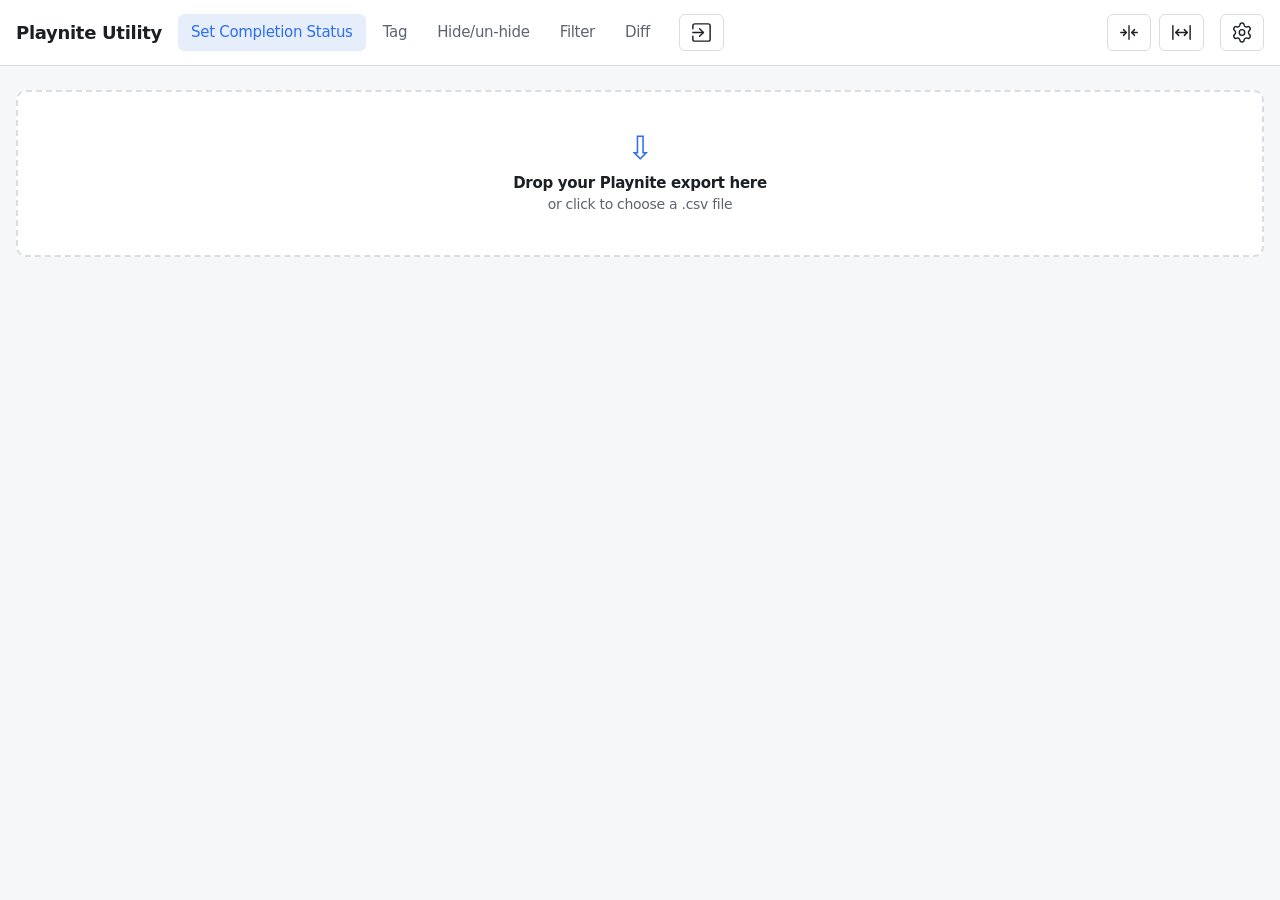
<file: index.html>
<!doctype html>
<html lang="en">
<head>
  <meta charset="utf-8">
  <meta name="viewport" content="width=device-width, initial-scale=1">
  <title>Playnite Utility</title>
  <link rel="icon" href="assets/icon.svg" type="image/svg+xml">
  <link rel="stylesheet" href="assets/styles.css">
</head>
<body>
  <header class="topbar">
    <h1 title="v1.0.7">Playnite Utility</h1>
    <nav id="tabs" class="tabs" role="tablist">
      <button class="tab active" data-tab="status" role="tab" aria-selected="true">Set Completion Status</button>
      <button class="tab" data-tab="tag" role="tab" aria-selected="false">Tag</button>
      <button class="tab" data-tab="hide" role="tab" aria-selected="false">Hide/un-hide</button>
      <button class="tab" data-tab="filter" role="tab" aria-selected="false">Filter</button>
      <button class="tab" data-tab="diff" role="tab" aria-selected="false">Diff</button>
    </nav>
    <button id="export-open" class="btn" title="Export to Playnite">
      <img src="assets/export.svg" alt="Export">
    </button>
    <span class="page-width">
      <button id="narrow" class="btn" title="Narrower page"><img src="assets/narrow.svg" alt="Narrower"></button>
      <button id="widen" class="btn" title="Wider page"><img src="assets/widen.svg" alt="Wider"></button>
    </span>
    <button id="gear" class="btn" title="Settings">
      <img src="assets/gear.svg" alt="Settings">
    </button>
  </header>

  <main>
    <div class="drops">
      <div id="drop-other" class="dropzone" tabindex="0" hidden>
        <input type="file" id="file-other" accept=".csv,text/csv" hidden>
        <div class="dz-inner">
          <div class="dz-icon">&#8681;</div>
          <div class="dz-title">Diff against (original - left) list: Drop another Playnite export here</div>
          <div class="dz-sub">or click to choose a .csv file</div>
          <div id="stats-other" class="dz-stats"></div>
        </div>
      </div>
      <div id="drop" class="dropzone" tabindex="0">
        <input type="file" id="file" accept=".csv,text/csv" hidden>
        <div class="dz-inner">
          <div class="dz-icon">&#8681;</div>
          <div class="dz-title"><span data-mode="diff">Working (new - right) list: </span>Drop your Playnite export here</div>
          <div class="dz-sub">or click to choose a .csv file</div>
          <div id="stats" class="dz-stats"></div>
        </div>
      </div>
    </div>

    <p id="error" class="error" hidden></p>

    <div id="app" hidden>
      <div class="controls">
        <div>
          <label>Filter by status
            <select id="status-filter"><option value="">&lt;ANY&gt;</option></select>
          </label>
          <label>Source:
            <select id="source-filter"><option value="">&lt;ANY&gt;</option></select>
          </label>
          <input type="search" id="filter" placeholder="Filter by name">
          <label data-mode="status tag hide filter">Tag:
            <input type="search" id="tag-filter" placeholder="Filter by tag" size="12">
          </label>
          <select id="hidden-filter" data-mode="status tag diff">
            <option value="all">Show all</option>
            <option value="hidden">Show hidden</option>
            <option value="not-hidden">Show not hidden</option>
          </select>
          <label data-mode="filter"><input type="checkbox" id="include-hidden" checked> Include hidden</label>
          <label data-mode="diff"><input type="checkbox" id="only-diff"> Show only diff</label>
          <label data-mode="diff"><input type="checkbox" id="compare-time" checked> Compare time played</label>
        </div>
        <div data-mode="status tag hide">
          <label data-mode="status">Target Completion Status
            <select id="target">
              <option>Abandoned</option>
              <option>Beaten</option>
              <option selected>Completed</option>
              <option>Not Played</option>
              <option>On Hold</option>
              <option>Plan to Play</option>
              <option>Played</option>
              <option>Playing</option>
            </select>
          </label>
          <label data-mode="tag">Tag name:
            <input id="tag" placeholder="Tag name">
          </label>
          <span id="changed" class="changed-count"></span>
          <button id="export" class="btn">Export .csv</button>
        </div>
      </div>

      <div id="lists" class="lists">
        <section class="list" data-mode="status tag hide filter">
          <h2><button id="export-unmatched" class="btn accent" data-mode="filter">Export unmatched</button> <span id="head-a"></span></h2>
          <div class="scroll"><table class="games"><thead><tr></tr></thead><tbody id="list-a"></tbody></table></div>
        </section>
        <section class="list" data-mode="status tag hide filter">
          <h2><button id="export-matched" class="btn accent" data-mode="filter">Export matched</button> <span id="head-b"></span></h2>
          <div class="scroll"><table class="games"><thead><tr></tr></thead><tbody id="list-b"></tbody></table></div>
        </section>
      </div>

      <section class="list" data-mode="diff">
        <div class="scroll">
          <table class="diff">
            <colgroup span="6"></colgroup>
            <colgroup span="6" class="split"></colgroup>
            <thead>
              <tr>
                <th colspan="6"><button id="export-left" class="btn accent">Export diff against (original) list</button></th>
                <th colspan="6"><button id="export-right" class="btn accent">Export working (new) list</button></th>
              </tr>
              <tr id="diff-labels"></tr>
            </thead>
            <tbody id="diff-body"></tbody>
          </table>
        </div>
      </section>
    </div>
  </main>

  <dialog id="help" class="help">
    <div class="help-head">
      <h2>Export</h2>
      <form method="dialog"><button class="btn">Dismiss</button></form>
    </div>
    <details id="about">
    <summary>What is this page?</summary>
    <p>
      It gives many games the same <strong>Completion Status</strong>, adds or removes a <strong>tag</strong>, or
      <strong>hides</strong> them, in a few clicks, then saves the result as a new CSV. The
      <strong>Filter</strong> tab instead splits the games into two CSVs, and the <strong>Diff</strong> tab
      lines them up against a second export and copies values between the two. It runs only in this browser;
      nothing is uploaded. Games whose <span class="mono">Hidden</span> is <span class="mono">True</span>
      are left out of <strong>Filter</strong> unless <strong>Include hidden</strong> is ticked.
    </p>
    <ol>
      <li data-mode="status tag hide filter">Drop a Playnite export (from Library Exporter Advanced) on the box.</li>
      <li data-mode="diff">Drop two Playnite exports. The <strong>working list</strong>, the one the other tabs edit,
        goes on the right box. The <strong>diff against list</strong>, such as an older export, goes on the left box.
        Both boxes stay until both lists are in. A box with a list shows its counts; click it or drop again to
        replace that list.</li>
      <li data-mode="diff">Each row shows one game from both lists side by side, matched by name and store, sorted
        by name. Values that differ are in bold blue. A game in only one list reads <strong>Not in this list</strong>
        on the other side.</li>
      <li data-mode="diff">Click a game's left side to copy its Completion Status, Tags and Hidden to the right, or its
        right side to copy them to the left. A game missing on the other side is copied whole, as a new row.
        Changed values are highlighted.</li>
      <li data-mode="diff"><strong>Compare time played</strong>, ticked at the start, compares Time Played too, in
        the hours shown, and a click copies it with the rest. The script below doesn't apply Time Played, so a
        copied one changes only the CSV. Untick it to ignore play time.</li>
      <li data-mode="diff"><strong>Filter by status</strong>, <strong>Source:</strong>, <strong>Filter by name</strong>
        and <strong>Show all</strong> keep a row when either side passes. <strong>Show only diff</strong> keeps games
        that differ, are in one list only, or that you changed.</li>
      <li data-mode="diff">Click <strong>Export diff against (original) list</strong> or <strong>Export working (new) list</strong>,
        above each side, to download
        <span class="mono">games-diff-against_YYYYMMDD_HHMM.csv</span> or
        <span class="mono">games-diff_YYYYMMDD_HHMM.csv</span>, with every column of that list.</li>
      <li data-mode="status">Pick the <strong>Target Completion Status</strong>.</li>
      <li data-mode="tag">Type the tag in <strong>Tag name</strong>.</li>
      <li data-mode="hide">Hidden games are on the right.</li>
      <li data-mode="filter">Set any of <strong>Filter by status</strong>, <strong>Source:</strong>,
        <strong>Filter by name</strong> and <strong>Tag:</strong>. Games that pass all of them are matched, on the right; empty
        filters match everything. The rest are unmatched, on the left.</li>
      <li data-mode="filter"><strong>Include hidden</strong>, ticked at the start, keeps games whose
        <span class="mono">Hidden</span> is <span class="mono">True</span>. Untick it to leave them out of both lists
        and both exports.</li>
      <li data-mode="filter">Click <strong>Export unmatched</strong> or <strong>Export matched</strong>, above each list, to download
        <span class="mono">games-unmatched_YYYYMMDD_HHMM.csv</span> or
        <span class="mono">games-matched_YYYYMMDD_HHMM.csv</span>, with every column of the dropped file.
        Nothing changes in Playnite, so there is no script.</li>
      <li data-mode="status tag hide">Narrow both lists with <strong>Filter by name</strong> and <strong>Source:</strong>. <strong>Filter by status</strong> and <strong>Tag:</strong>, which keeps games whose tags contain the text, narrow only the left list.</li>
      <li data-mode="status tag"><strong>Show all</strong> can narrow both lists to hidden or not hidden games.</li>
      <li data-mode="status tag hide">Click a game on the left to mark it. Click a game on the right to
        <span data-mode="status">undo a mark you made</span><span data-mode="tag">un-tag it, even if the file
        had the tag; the tag it lost shows struck through</span><span data-mode="hide">un-hide it, even if it was
        hidden in the file</span>. Changed games are highlighted.</li>
      <li data-mode="status tag hide">Click <strong>Export .csv</strong> to download <span class="mono">games-<span data-mode="status">status</span><span
        data-mode="tag">tag</span><span data-mode="hide">hide</span>_YYYYMMDD_HHMM.csv</span>.</li>
    </ol>
    </details>

    <div data-mode="status tag hide diff">
    <h2>Import it back into Playnite</h2>
    <p>
      Playnite cannot import a CSV, so a short script in Playnite's built-in PowerShell console
      applies the changes instead. The script below applies what you tick in step 4.
    </p>
    <ol>
      <li>Optional: copy your Playnite folder first, so you can undo. The portable version keeps
        its whole database in that folder.</li>
      <li>In Playnite's main menu, open <strong>Extensions &gt; Interactive SDK PowerShell</strong>.</li>
      <li class="warn">Right away, press <strong>Ctrl+V</strong> then <strong>Enter</strong> in the console. When the
        console opens, Playnite puts commands on the clipboard that load <span class="mono">$PlayniteApi</span>,
        the script's link to your library. Do this before you copy the script, because copying replaces
        those commands. If they're gone, close the console and open it again.</li>
      <li>Under <strong>Import from</strong>, pick <strong>current content</strong> to apply the games as this page
        shows them, with no export, or <strong>a .csv</strong> to apply a file you exported. With
        <strong>current content</strong>, <strong>List only modified entries</strong>, ticked when you
        changed something on this page, lists only the games whose ticked columns you changed, so the
        script stays short. Fill in the boxes
        below, then click <strong>Copy</strong>, paste the script into the console, and press Enter. For
        <strong>a .csv</strong>, get the path by right-clicking the file in File Explorer and choosing
        <strong>Copy as path</strong> (Windows 10: Shift+right-click).</li>
    </ol>
    <div class="ps-options">
      <span>Import from
        <label><input type="radio" name="ps-from" id="ps-from-csv"> a .csv</label>
        <label><input type="radio" name="ps-from" id="ps-from-page" checked> current content</label>
      </span>
      <span class="ps-row"><label><input type="checkbox" id="ps-modified"> List only modified entries</label>
        <span id="ps-unmodified" class="warn">The list hasn't been modified.</span></span>
      <label class="ps-row ps-fill">Exported CSV file <input id="ps-path" placeholder="Full path of the exported .csv"></label>
      <label><input type="checkbox" id="ps-status"> Set Completion Status</label>
      <span class="ps-row ps-fill"><label><input type="checkbox" id="ps-tag"> Set tags:</label>
        <label class="ps-row ps-fill">add <input id="ps-tags" placeholder="RPG, Co-op"></label>
        <label>remove <input id="ps-untags" placeholder="Demo"></label>
      </span>
      <label><input type="checkbox" id="ps-hide"> Hide/un-hide</label>
    </div>
    <div class="code">
      <button id="copy-script" class="btn">Copy</button>
<pre id="script" class="mono"></pre>
    </div>
    <ul>
      <li>A game matches a row when both the name and the store (<span class="mono">Sources</span>) match.
        Upper or lower case and spaces at the start and end are ignored.</li>
      <li><strong>Set Completion Status</strong> gives each game the status in its row, where they differ.</li>
      <li><strong>Set tags</strong> adds each tag under <strong>add</strong> to the games whose
        <span class="mono">Tags</span> contain it, creating the tag in Playnite if it's new, and removes each
        tag under <strong>remove</strong> from the games whose <span class="mono">Tags</span> lack it. Tags in
        neither list are left alone.</li>
      <li><strong>Hide/un-hide</strong> hides games whose <span class="mono">Hidden</span> says
        <span class="mono">True</span> and un-hides those that say <span class="mono">False</span>, where that
        differs. Empty cells are skipped.</li>
      <li>The boxes start ticked for each column you changed on this page. If you changed nothing, none is
        ticked, and <strong>add</strong> lists every tag in the file, so an export from one PC can tag the
        same games on another. The script changes only the
        ticked fields, and only where they differ, so running it twice is safe.</li>
      <li>The last line reports counts. <strong>matched 0</strong> means
        <span class="mono">$PlayniteApi</span> wasn't loaded: redo step 3. <strong>matched</strong> should be
        close to <strong>rows</strong> (the games in the CSV, or listed in the script); much lower means names or stores don't match. If Playnite hasn't
        changed since the export you dropped here, <strong>status</strong>, <strong>tagged</strong> and
        <strong>hidden</strong> should equal the "changed" count each tab showed.</li>
    </ul>
    </div>

    <form method="dialog"><button class="btn">Dismiss</button></form>
  </dialog>

  <dialog id="settings" class="settings">
    <p>Theme:</p>
    <div id="theme" role="tablist" aria-label="Theme">
      <button class="tab active" data-tab="system" role="tab" aria-selected="true">System</button>
      <button class="tab" data-tab="dark" role="tab" aria-selected="false">Dark</button>
      <button class="tab" data-tab="light" role="tab" aria-selected="false">Light</button>
    </div>
    <hr>
    <p>Text size:</p>
    <div>
      <button id="text-smaller" class="btn">Smaller</button>
      <button id="text-default" class="btn">Default</button>
      <button id="text-larger" class="btn">Larger</button>
    </div>
    <hr>
    <form method="dialog"><button class="btn">Okay</button></form>
  </dialog>

  <script src="assets/index.js"></script>
</body>
</html>
</file>
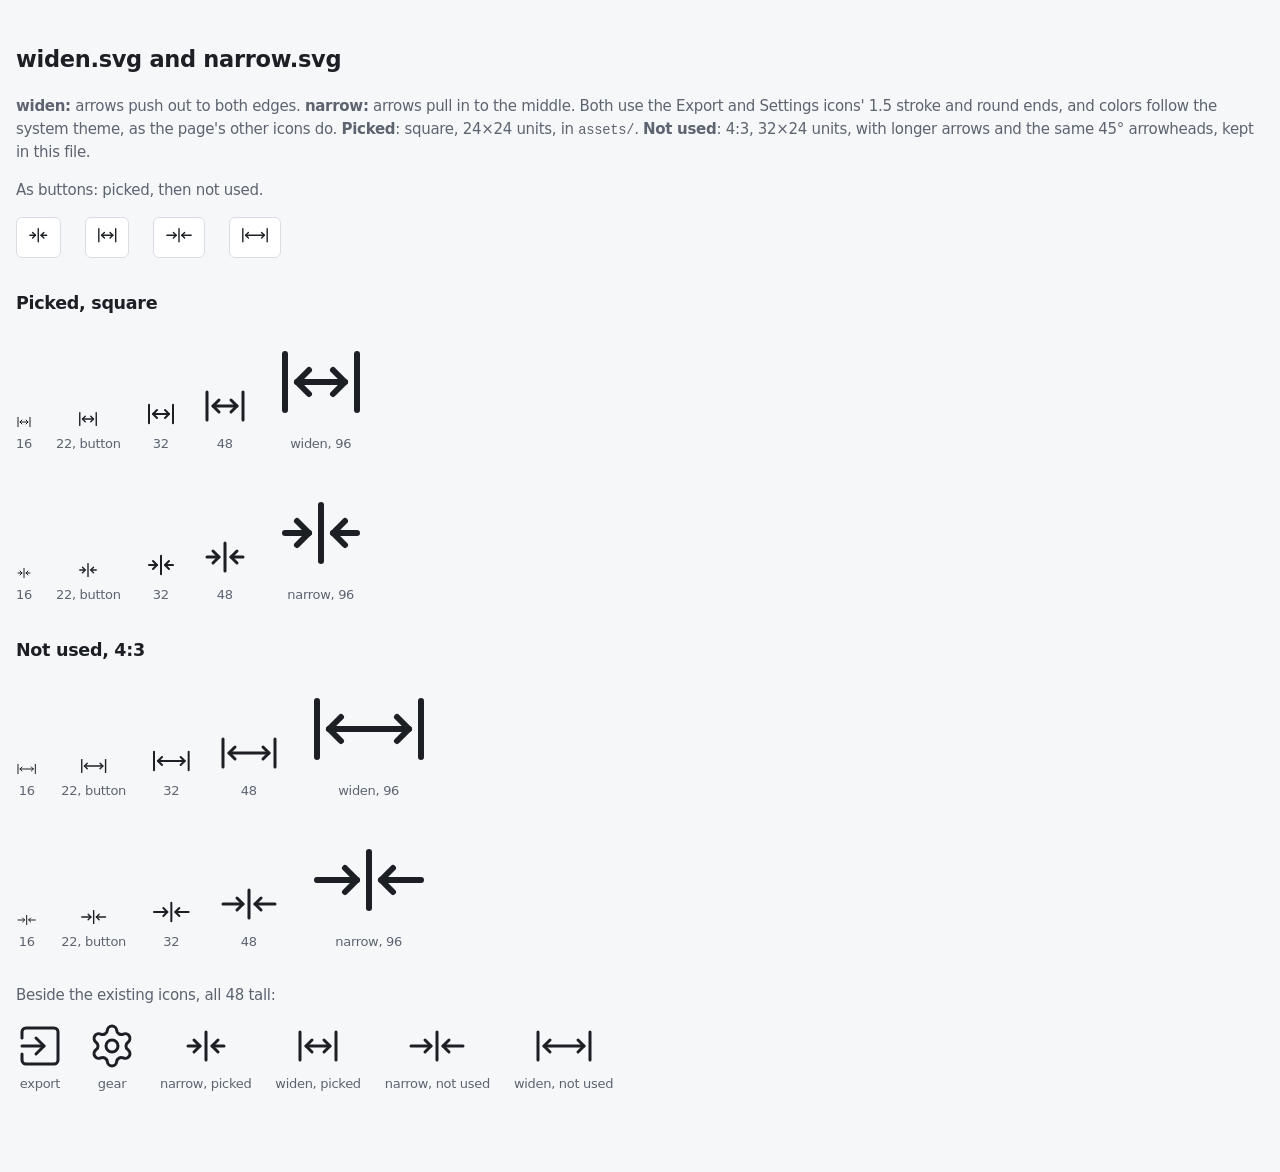
<file: .designs/width-icons.html>
<!doctype html>
<html lang="en">
<head>
  <meta charset="utf-8">
  <meta name="viewport" content="width=device-width, initial-scale=1">
  <title>Width icons</title>
  <style>
    /* Colors, text and buttons repeat assets/styles.css so this file opens on its own. They don't
       follow later changes there. */
    :root {
      color-scheme: light dark;
      --bg: light-dark(#f6f7f9, #121418);
      --surface: light-dark(#ffffff, #1b1e24);
      --text: light-dark(#1c1f24, #e6e8ec);
      --muted: light-dark(#5d6470, #9aa3b0);
      --border: light-dark(#d9dde3, #2d323b);
      --accent: light-dark(#2f6fed, #6d9cff);
    }
    body {
      margin: 0;
      background: var(--bg);
      color: var(--text);
      font: 0.9375rem/1.5 system-ui;
      letter-spacing: -0.02em;
    }
    main { box-sizing: border-box; max-width: 100rem; margin: 0 auto; padding: 24px 16px 48px; }
    button {
      font: inherit;
      padding: 6px 10px;
      border: 1px solid var(--border);
      border-radius: 6px;
      background: var(--surface);
      color: var(--text);
      cursor: pointer;
    }
    button:hover { border-color: var(--accent); }
    /* As tall as the page's button icons; the viewBox sets the width. */
    button svg { height: 1.5em; }
    .mono { font-family: Consolas, monospace; font-size: 0.92em; }
    .note { color: var(--muted); }
    .sizes { display: flex; flex-wrap: wrap; align-items: end; gap: 1.5rem; margin: 1rem 0 2rem; }
    .sizes figure { margin: 0; text-align: center; }
    .sizes svg { display: block; margin: 0 auto 0.25rem; }
    .sizes figcaption { color: var(--muted); font-size: 0.8125rem; }
    /* <use> copies inherit these, so currentColor follows the text color around each icon. */
    svg { fill: none; stroke: currentColor; stroke-width: 1.5; stroke-linecap: round; stroke-linejoin: round; }
    /* The hidden attribute doesn't hide an <svg>; <use> still finds symbols in a display: none one. */
    .defs { display: none; }
  </style>
</head>
<body>
  <!-- Every icon, drawn once here and shown below with <use>. The <svg> showing it sets its viewBox. -->
  <svg class="defs">
    <!-- Lucide "square-arrow-right-enter" (https://lucide.dev), ISC License, Copyright (c) Lucide Contributors. -->
    <symbol id="export">
      <path d="m10 16 4-4-4-4"/>
      <path d="M3 12h11"/>
      <path d="M3 8V5a2 2 0 0 1 2-2h14a2 2 0 0 1 2 2v14a2 2 0 0 1-2 2H5a2 2 0 0 1-2-2v-3"/>
    </symbol>
    <!-- Lucide "settings" (https://lucide.dev), ISC License, Copyright (c) Lucide Contributors. -->
    <symbol id="gear">
      <path d="M9.671 4.136a2.34 2.34 0 0 1 4.659 0 2.34 2.34 0 0 0 3.319 1.915 2.34 2.34 0 0 1 2.33 4.033 2.34 2.34 0 0 0 0 3.831 2.34 2.34 0 0 1-2.33 4.033 2.34 2.34 0 0 0-3.319 1.915 2.34 2.34 0 0 1-4.659 0 2.34 2.34 0 0 0-3.32-1.915 2.34 2.34 0 0 1-2.33-4.033 2.34 2.34 0 0 0 0-3.831A2.34 2.34 0 0 1 6.35 6.051a2.34 2.34 0 0 0 3.319-1.915"/>
      <circle cx="12" cy="12" r="3"/>
    </symbol>
    <!-- The picked pair, copied from assets/narrow.svg and assets/widen.svg. -->
    <symbol id="narrow">
      <path d="M12 5v14"/>
      <path d="M3 12h6"/>
      <path d="m6 9 3 3-3 3"/>
      <path d="M21 12h-6"/>
      <path d="m18 9-3 3 3 3"/>
    </symbol>
    <symbol id="widen">
      <path d="M3 5v14"/>
      <path d="M21 5v14"/>
      <path d="M6 12h12"/>
      <path d="m9 9-3 3 3 3"/>
      <path d="m15 9 3 3-3 3"/>
    </symbol>
    <!-- The unused 4:3 pair. -->
    <symbol id="widen-4x3">
      <path d="M3 5v14"/>
      <path d="M29 5v14"/>
      <path d="M6 12h20"/>
      <path d="m9 9-3 3 3 3"/>
      <path d="m23 9 3 3-3 3"/>
    </symbol>
    <symbol id="narrow-4x3">
      <path d="M16 5v14"/>
      <path d="M3 12h10"/>
      <path d="m10 9 3 3-3 3"/>
      <path d="M29 12h-10"/>
      <path d="m22 9-3 3 3 3"/>
    </symbol>
  </svg>

  <main>
    <h2>widen.svg and narrow.svg</h2>
    <p class="note">
      <strong>widen:</strong> arrows push out to both edges. <strong>narrow:</strong> arrows pull in to
      the middle. Both use the Export and Settings icons' 1.5 stroke and round ends, and colors follow
      the system theme, as the page's other icons do.
      <strong>Picked</strong>: square, 24×24 units, in <span class="mono">assets/</span>.
      <strong>Not used</strong>: 4:3, 32×24 units, with longer arrows and the same 45° arrowheads,
      kept in this file.
    </p>

    <p class="note">As buttons: picked, then not used.</p>
    <div class="sizes">
      <button><svg viewBox="0 0 24 24"><use href="#narrow"/></svg></button>
      <button><svg viewBox="0 0 24 24"><use href="#widen"/></svg></button>
      <button><svg viewBox="0 0 32 24"><use href="#narrow-4x3"/></svg></button>
      <button><svg viewBox="0 0 32 24"><use href="#widen-4x3"/></svg></button>
    </div>

    <h3>Picked, square</h3>
    <div class="sizes">
      <figure><svg viewBox="0 0 24 24" height="16"><use href="#widen"/></svg><figcaption>16</figcaption></figure>
      <figure><svg viewBox="0 0 24 24" height="22"><use href="#widen"/></svg><figcaption>22, button</figcaption></figure>
      <figure><svg viewBox="0 0 24 24" height="32"><use href="#widen"/></svg><figcaption>32</figcaption></figure>
      <figure><svg viewBox="0 0 24 24" height="48"><use href="#widen"/></svg><figcaption>48</figcaption></figure>
      <figure><svg viewBox="0 0 24 24" height="96"><use href="#widen"/></svg><figcaption>widen, 96</figcaption></figure>
    </div>
    <div class="sizes">
      <figure><svg viewBox="0 0 24 24" height="16"><use href="#narrow"/></svg><figcaption>16</figcaption></figure>
      <figure><svg viewBox="0 0 24 24" height="22"><use href="#narrow"/></svg><figcaption>22, button</figcaption></figure>
      <figure><svg viewBox="0 0 24 24" height="32"><use href="#narrow"/></svg><figcaption>32</figcaption></figure>
      <figure><svg viewBox="0 0 24 24" height="48"><use href="#narrow"/></svg><figcaption>48</figcaption></figure>
      <figure><svg viewBox="0 0 24 24" height="96"><use href="#narrow"/></svg><figcaption>narrow, 96</figcaption></figure>
    </div>

    <h3>Not used, 4:3</h3>
    <div class="sizes">
      <figure><svg viewBox="0 0 32 24" height="16"><use href="#widen-4x3"/></svg><figcaption>16</figcaption></figure>
      <figure><svg viewBox="0 0 32 24" height="22"><use href="#widen-4x3"/></svg><figcaption>22, button</figcaption></figure>
      <figure><svg viewBox="0 0 32 24" height="32"><use href="#widen-4x3"/></svg><figcaption>32</figcaption></figure>
      <figure><svg viewBox="0 0 32 24" height="48"><use href="#widen-4x3"/></svg><figcaption>48</figcaption></figure>
      <figure><svg viewBox="0 0 32 24" height="96"><use href="#widen-4x3"/></svg><figcaption>widen, 96</figcaption></figure>
    </div>
    <div class="sizes">
      <figure><svg viewBox="0 0 32 24" height="16"><use href="#narrow-4x3"/></svg><figcaption>16</figcaption></figure>
      <figure><svg viewBox="0 0 32 24" height="22"><use href="#narrow-4x3"/></svg><figcaption>22, button</figcaption></figure>
      <figure><svg viewBox="0 0 32 24" height="32"><use href="#narrow-4x3"/></svg><figcaption>32</figcaption></figure>
      <figure><svg viewBox="0 0 32 24" height="48"><use href="#narrow-4x3"/></svg><figcaption>48</figcaption></figure>
      <figure><svg viewBox="0 0 32 24" height="96"><use href="#narrow-4x3"/></svg><figcaption>narrow, 96</figcaption></figure>
    </div>

    <p class="note">Beside the existing icons, all 48 tall:</p>
    <div class="sizes">
      <figure><svg viewBox="0 0 24 24" height="48"><use href="#export"/></svg><figcaption>export</figcaption></figure>
      <figure><svg viewBox="0 0 24 24" height="48"><use href="#gear"/></svg><figcaption>gear</figcaption></figure>
      <figure><svg viewBox="0 0 24 24" height="48"><use href="#narrow"/></svg><figcaption>narrow, picked</figcaption></figure>
      <figure><svg viewBox="0 0 24 24" height="48"><use href="#widen"/></svg><figcaption>widen, picked</figcaption></figure>
      <figure><svg viewBox="0 0 32 24" height="48"><use href="#narrow-4x3"/></svg><figcaption>narrow, not used</figcaption></figure>
      <figure><svg viewBox="0 0 32 24" height="48"><use href="#widen-4x3"/></svg><figcaption>widen, not used</figcaption></figure>
    </div>
  </main>
</body>
</html>
</file>
<file: assets/styles.css>
/* Each color is light-dark(light theme, dark theme). color-scheme picks the side: the system
   setting, unless Settings' Dark or Light sets data-theme. It also themes native
   parts such as checkboxes, dropdown lists and scrollbars. */
:root {
  color-scheme: light dark;
  --bg: light-dark(#f6f7f9, #121418);
  --surface: light-dark(#ffffff, #1b1e24);
  --text: light-dark(#1c1f24, #e6e8ec);
  --muted: light-dark(#5d6470, #9aa3b0);
  --border: light-dark(#d9dde3, #2d323b);
  --accent: light-dark(#2f6fed, #6d9cff);
  --accent-soft: light-dark(#e6eefc, #1d2a45);
  --warn: light-dark(#b3610a, #f0a94a);
  --warn-soft: light-dark(#fdf1e0, #3a2a12);
  --err: light-dark(#c0392b, #ff7b6e);
  --err-soft: light-dark(#fbe9e7, #3d1c19);
  --mono: ui-monospace, SFMono-Regular, Menlo, Consolas, monospace;
}

:root[data-theme="light"] { color-scheme: light; }
:root[data-theme="dark"] { color-scheme: dark; }

* { box-sizing: border-box; }

html, body { margin: 0; }

/* rem = <html>'s font size: the browser's default, 16px unless the user changed it, times
   Settings' Text size, 100% at the start. At 16px and 100%, 0.9375rem = 15px.
   Narrower text with the same fonts: Segoe UI (Windows) has no narrow face, so the
   tighter letter-spacing does the work there; font-stretch applies only where the
   system font has a narrow width, as on recent macOS. */
body {
  background: var(--bg);
  color: var(--text);
  font: 0.9375rem/1.5 system-ui, -apple-system, "Segoe UI", Roboto, sans-serif;
  font-stretch: semi-condensed;
  letter-spacing: -0.02em;
  min-height: 100vh;
}

/* Browsers reset font and letter-spacing on form controls; `font: inherit` carries font-stretch
   but not letter-spacing. */
button, input, select {
  font: inherit;
  letter-spacing: inherit;
  padding: 6px 10px;
  border: 1px solid var(--border);
  border-radius: 6px;
  background: var(--surface);
  color: var(--text);
}

.topbar {
  display: flex;
  align-items: center;
  gap: 16px;
  flex-wrap: wrap;
  padding: 14px 16px;
  border-bottom: 1px solid var(--border);
  background: var(--surface);
}

.topbar h1 {
  font-size: 1.125rem;
  margin: 0;
  flex: 0 0 auto;
}

.tabs {
  display: flex;
  gap: 4px;
}

.tab {
  background: transparent;
  border-color: transparent;
  color: var(--muted);
  padding: 6px 12px;
  cursor: pointer;
}

.tab:hover { color: var(--text); }

/* The selected tab, and buttons that should stand out the same way. font-weight: a button
   inherits it, and the Diff and Filter export buttons sit in bold headers. */
.tab.active, .btn.accent {
  font-weight: normal;
  background: var(--accent-soft);
  color: var(--accent);
  border-color: var(--accent-soft);
}

/* Narrow and Widen, at the right of the top bar, as close as Settings' Text size buttons. */
.page-width { margin-left: auto; display: flex; gap: 0.5rem; }

/* 1.5em = one line of button text, so an icon button is as tall as a text button. */
.btn img {
  width: 1.5em;
  height: 1.5em;
  vertical-align: top;
}

/* max-width is the start width; Narrow and Widen change it (initWidth in index.js). */
main {
  max-width: 100rem;
  margin: 0 auto;
  padding: 24px 16px 48px;
}

.mono { font-family: var(--mono); font-size: 0.92em; }

.dropzone {
  border: 2px dashed var(--border);
  border-radius: 10px;
  background: var(--surface);
  padding: 40px 16px;
  text-align: center;
  cursor: pointer;
  transition: border-color 0.15s, background 0.15s;
  outline: none;
}

.dropzone:hover,
.dropzone:focus-visible,
.dropzone.dragover {
  border-color: var(--accent);
  background: var(--accent-soft);
}

/* Diff's two drop boxes side by side; a hidden one leaves the row to the other. */
.drops { display: grid; grid-auto-flow: column; grid-auto-columns: 1fr; gap: 1rem; }

.dz-icon { font-size: 2rem; line-height: 1; color: var(--accent); }
.dz-title { font-weight: 600; margin-top: 8px; }
.dz-sub { color: var(--muted); font-size: 0.875rem; }
.dz-stats { font-weight: 600; color: var(--accent); }

.error {
  margin: 16px 0 0;
  padding: 10px 12px;
  border-radius: 6px;
  background: var(--err-soft);
  color: var(--err);
}

/* ---------- Playnite Utility page ---------- */

/* Line 1: the filters. Line 2, on the edit tabs: the target and the export. */
.controls { display: grid; gap: 12px; margin-bottom: 16px; }
.controls div { display: flex; align-items: center; gap: 12px; flex-wrap: wrap; }
.controls div[hidden] { display: none; } /* display: flex above would override hidden */

.controls input { flex: 1 1 200px; }

.changed-count { color: var(--muted); }

.btn { cursor: pointer; }
.btn:hover:not(:disabled) { border-color: var(--accent); }
.btn:disabled { opacity: 0.5; cursor: default; }

.lists {
  display: grid;
  grid-template-columns: 1fr 1fr;
  gap: 16px;
}

/* In a media query em is always the browser default size: 50em = 800px at 16px. */
@media (max-width: 50em) {
  .lists { grid-template-columns: 1fr; }
}

.list {
  min-width: 0;
  border: 1px solid var(--border);
  border-radius: 10px;
  background: var(--surface);
  overflow: hidden;
}

.list h2 {
  margin: 0;
  padding: 10px 12px;
  font-size: 0.9375rem;
  border-bottom: 1px solid var(--border);
}

/* 284px: the height around a list on the edit tabs (top bar, two control lines, heading, page
   padding), measured so the page itself doesn't scroll. */
.scroll {
  max-height: calc(100vh - 284px);
  overflow: auto;
}

.games, .diff {
  width: 100%;
  border-collapse: collapse;
  font-size: 0.875rem;
  cursor: pointer;
}

.games td, .games th, .diff td, .diff th {
  padding: 4px 12px;
  border-bottom: 1px solid var(--border);
}

/* The column names stay in view while the rows scroll. */
.games thead, .diff thead { position: sticky; top: 0; }
.games th, .diff th { text-align: left; background: var(--surface); }

/* Name and Tags wrap; a long tag list makes its row taller, not the table wider. */
.games td + td { color: var(--muted); white-space: nowrap; }
.games td:last-child { white-space: normal; }

/* A list narrower than all six columns need hides them in this order: Time Played, Hidden,
   Completion Status, Tags. Name and Sources have no rule, so they always show, and render()
   leaves the class off the column the tab edits. A container query tests the list's own width,
   not the window's; rem keeps the widths in step with the text size. */
.lists section { container-type: inline-size; }
@container (max-width: 46rem) { .c-time { display: none; } }
@container (max-width: 40rem) { .c-hidden { display: none; } }
@container (max-width: 34rem) { .c-status { display: none; } }
@container (max-width: 26rem) { .c-tags { display: none; } }

.changed { background: var(--warn-soft); }
.games tr:hover, .diff tr:hover { background: var(--accent-soft); }

/* Diff: one table, so each game's two sides line up, and a line splits the two lists. */
.split { border-left: 2px solid var(--border); }
.differs { font-weight: 600; color: var(--accent); }
.missing { color: var(--muted); }

/* Both pop-ups: Export (.help) and Settings. */
dialog {
  padding: 20px 24px;
  border: 1px solid var(--border);
  border-radius: 10px;
  background: var(--surface);
  color: var(--text);
  outline: none;
}

/* A literal color: ::backdrop does not inherit the theme's custom properties in older browsers. */
dialog::backdrop { background: rgb(0 0 0 / 0.5); }

.help { width: min(47.5rem, 100% - 2rem); }

.help h2 { font-size: 1.0625rem; margin: 20px 0 8px; }

/* What is this page?, a collapsible section that reads like a heading. */
.help summary { font-size: 1.0625rem; font-weight: 600; cursor: pointer; }

/* First heading and a Dismiss button on one row. Showing the dialog focuses that button,
   which keeps a small screen scrolled to the top. */
.help-head {
  display: flex;
  justify-content: space-between;
  align-items: center;
  gap: 12px;
  margin-bottom: 8px;
}

.help-head h2 { margin: 0; }

/* Export script options, one per row. A .ps-fill stretches to the end of its row, in the grid or
   in a .ps-row, and the input in it takes the room left: the path box and the add box. */
.ps-options { display: grid; gap: 0.5rem; justify-items: start; margin: 1rem 0; }
.ps-row { display: flex; align-items: center; gap: 0.5rem; }
.ps-row[hidden] { display: none; } /* display: flex above would override hidden */
.ps-fill { justify-self: stretch; flex: 1; }
.ps-fill input { flex: 1; }

/* Grey block with the Copy button on its own strip at the top right, above the code. */
.code {
  margin: 1em 0;
  padding: 6px 6px 0;
  border-radius: 6px;
  background: var(--bg);
  text-align: right;
}

.code .btn { padding: 2px 10px; font-size: 0.8125rem; }

/* Capped, because a script built from the page's content holds every game. */
.help pre {
  margin: 0;
  padding: 0 6px 10px;
  overflow: auto;
  max-height: 30rem;
  text-align: left;
}

.help form { text-align: right; }

/* Settings pop-up: per setting, a label, then its row of buttons. */
.settings p { margin: 0 0 0.5rem; }
.settings div { display: flex; gap: 0.5rem; margin-bottom: 1rem; }
.settings hr { margin: 0 0 1rem; border: 0; border-top: 1px solid var(--border); }
.settings form { text-align: center; }

/* A step that is easy to miss and makes the script silently do nothing. */
.warn {
  margin: 6px 0;
  padding: 6px 10px;
  border: 1px solid var(--warn);
  border-radius: 6px;
  background: var(--warn-soft);
}
</file>
